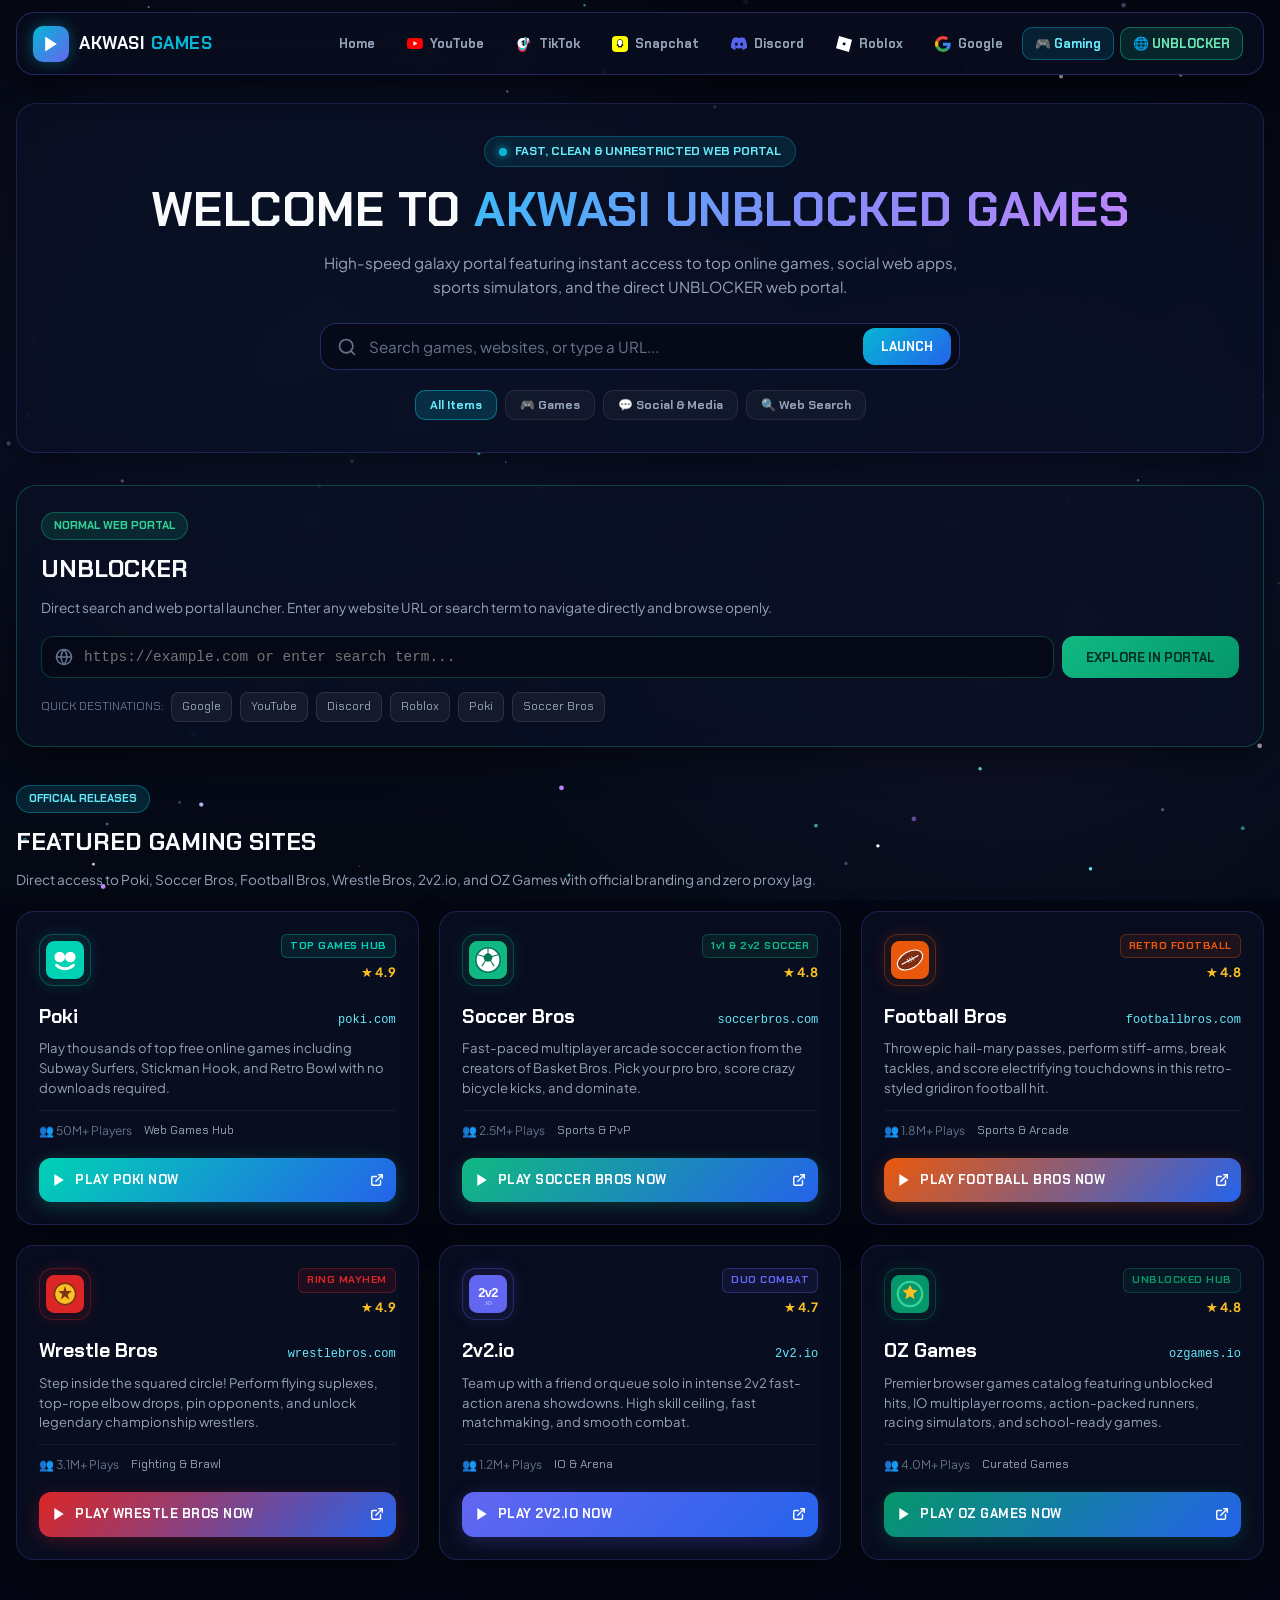
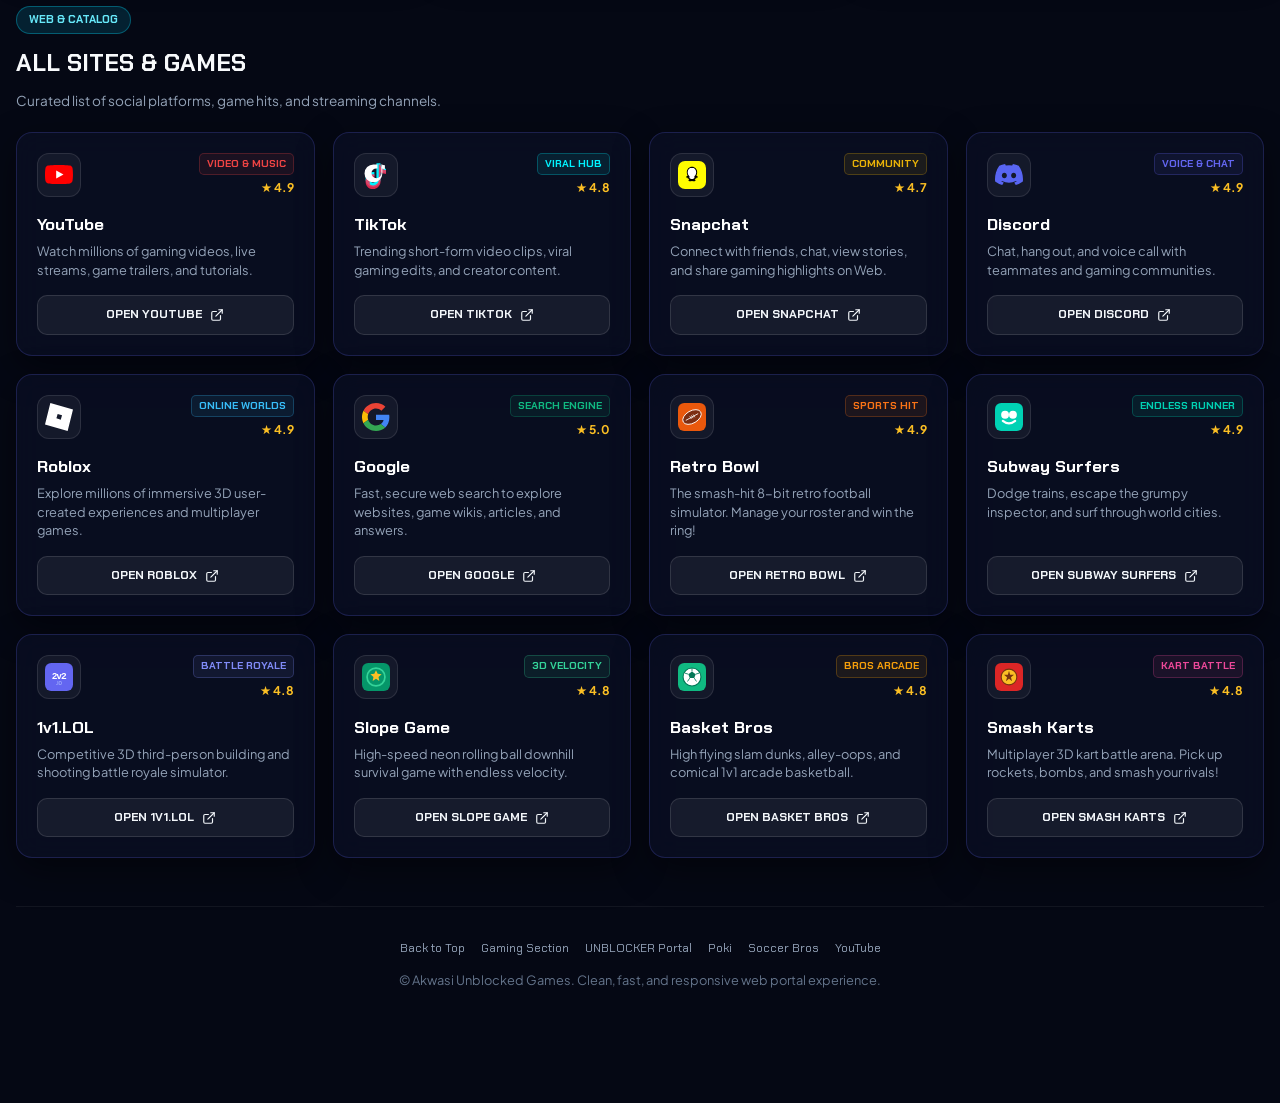
<file: index.html>
<!doctype html>
<html lang="en">
  <head>
    <meta charset="UTF-8" />
    <meta name="viewport" content="width=device-width, initial-scale=1.0" />
    <title>Akwasi Unblocked Games</title>
    <meta name="description" content="Akwasi Unblocked Games - Fast galaxy portal and web games hub featuring YouTube, TikTok, Snapchat, Discord, Roblox, Google, Poki, Soccer Bros, Football Bros, Wrestle Bros, 2v2.io, OZ Games, and UNBLOCKER search portal." />
    <meta property="og:title" content="Akwasi Unblocked Games" />
    <meta property="og:description" content="Akwasi Unblocked Games - Fast galaxy portal and web games hub featuring YouTube, TikTok, Snapchat, Discord, Roblox, Google, Poki, Soccer Bros, Football Bros, Wrestle Bros, 2v2.io, OZ Games, and UNBLOCKER search portal." />
    <meta property="og:type" content="website" />
    <meta name="twitter:card" content="summary_large_image" />
    <link rel="icon" type="image/x-icon" href="./assets/favicon.ico" />
    <link rel="shortcut icon" href="./assets/favicon.ico" />
    <link rel="preconnect" href="https://fonts.googleapis.com">
    <link rel="preconnect" href="https://fonts.gstatic.com" crossorigin>
    <link href="https://fonts.googleapis.com/css2?family=Chakra+Petch:wght@500;600;700;800&family=Orbitron:wght@600;700;800;900&family=Plus+Jakarta+Sans:wght@400;500;600;700;800&display=swap" rel="stylesheet">
    <link rel="stylesheet" href="./css/style.css" />
    <style>
      @keyframes spinLoader {
        to { transform: rotate(360deg); }
      }
      .initial-spinner {
        width: 44px;
        height: 44px;
        border: 3px solid rgba(6, 182, 212, 0.2);
        border-top-color: #06b6d4;
        border-radius: 50%;
        animation: spinLoader 0.9s linear infinite;
      }
      #loading-screen {
        position: fixed;
        inset: 0;
        z-index: 99999;
        display: flex;
        flex-direction: column;
        align-items: center;
        justify-content: center;
        background-color: #050814;
        color: #94a3b8;
        font-family: 'Plus Jakarta Sans', system-ui, sans-serif;
        text-align: center;
        padding: 24px;
        transition: opacity 0.3s ease, visibility 0.3s ease;
      }
    </style>
  </head>
  <body id="top">
    <!-- Fail-safe Loading Screen: auto-dismisses on JS initialization -->
    <div id="loading-screen">
      <div class="initial-spinner" style="margin-bottom: 20px;"></div>
      <h1 style="color: #f8fafc; font-family: 'Chakra Petch', sans-serif; font-size: 24px; font-weight: 800; margin: 0 0 8px 0; letter-spacing: 0.5px;">
        AKWASI UNBLOCKED GAMES
      </h1>
      <p style="font-size: 14px; margin: 0; color: #64748b;">Initializing galaxy portal & gaming catalog...</p>
      <noscript>
        <div style="background: rgba(239, 68, 68, 0.15); border: 1px solid rgba(239, 68, 68, 0.4); border-radius: 8px; padding: 12px 16px; margin-top: 20px; max-width: 380px;">
          <p style="color: #fca5a5; font-size: 13px; margin: 0;">Please enable JavaScript to experience the full interactive games catalog.</p>
        </div>
      </noscript>
    </div>

    <!-- Galaxy Canvas Animation & CSS Fallback -->
    <div class="galaxy-canvas-container">
      <canvas id="galaxy-canvas"></canvas>
    </div>

    <!-- Main Content Container -->
    <div class="app-container">
      <!-- Top Sticky Navigation Bar -->
      <header class="site-header">
        <nav class="nav-bar">
          <a href="#top" class="brand-link" title="Akwasi Unblocked Games Homepage">
            <div class="brand-icon">
              <svg viewBox="0 0 24 24">
                <polygon points="5 3 19 12 5 21 5 3"></polygon>
              </svg>
            </div>
            <span>AKWASI <span class="brand-title-accent">GAMES</span></span>
          </a>

          <!-- Main Desktop Navigation Menu -->
          <div class="nav-menu" id="desktop-menu">
            <button class="nav-btn" data-nav-id="home" type="button">Home</button>
            <button class="nav-btn" data-nav-id="youtube" type="button">
              <img src="./assets/logos/youtube.svg" alt="" class="nav-mini-logo" />
              YouTube
            </button>
            <button class="nav-btn" data-nav-id="tiktok" type="button">
              <img src="./assets/logos/tiktok.svg" alt="" class="nav-mini-logo" />
              TikTok
            </button>
            <button class="nav-btn" data-nav-id="snapchat" type="button">
              <img src="./assets/logos/snapchat.svg" alt="" class="nav-mini-logo" />
              Snapchat
            </button>
            <button class="nav-btn" data-nav-id="discord" type="button">
              <img src="./assets/logos/discord.svg" alt="" class="nav-mini-logo" />
              Discord
            </button>
            <button class="nav-btn" data-nav-id="roblox" type="button">
              <img src="./assets/logos/roblox.svg" alt="" class="nav-mini-logo" />
              Roblox
            </button>
            <button class="nav-btn" data-nav-id="google" type="button">
              <img src="./assets/logos/google.svg" alt="" class="nav-mini-logo" />
              Google
            </button>
            <button class="nav-btn nav-special-gaming" data-nav-id="gaming" type="button">
              🎮 Gaming
            </button>
            <button class="nav-btn nav-special-unblocker" data-nav-id="unblocker" type="button">
              🌐 UNBLOCKER
            </button>
          </div>

          <!-- Mobile Hamburger Toggle -->
          <button class="mobile-toggle" id="mobile-menu-btn" aria-label="Toggle navigation menu" type="button">
            <svg viewBox="0 0 24 24" width="22" height="22" fill="none" stroke="currentColor" stroke-width="2" stroke-linecap="round" stroke-linejoin="round">
              <line x1="3" y1="12" x2="21" y2="12"></line>
              <line x1="3" y1="6" x2="21" y2="6"></line>
              <line x1="3" y1="18" x2="21" y2="18"></line>
            </svg>
          </button>
        </nav>

        <!-- Mobile Drawer Menu -->
        <div class="mobile-drawer" id="mobile-menu-drawer">
          <button class="nav-btn" data-nav-id="home" type="button">Home</button>
          <button class="nav-btn" data-nav-id="youtube" type="button">YouTube</button>
          <button class="nav-btn" data-nav-id="tiktok" type="button">TikTok</button>
          <button class="nav-btn" data-nav-id="snapchat" type="button">Snapchat</button>
          <button class="nav-btn" data-nav-id="discord" type="button">Discord</button>
          <button class="nav-btn" data-nav-id="roblox" type="button">Roblox</button>
          <button class="nav-btn" data-nav-id="google" type="button">Google</button>
          <button class="nav-btn nav-special-gaming" data-nav-id="gaming" type="button">🎮 Gaming Section</button>
          <button class="nav-btn nav-special-unblocker" data-nav-id="unblocker" type="button">🌐 UNBLOCKER Portal</button>
        </div>
      </header>

      <!-- Hero & Omnibar Search -->
      <section class="hero-banner galaxy-glass">
        <div class="hero-tag">
          <span style="display:inline-block; width:8px; height:8px; border-radius:50%; background:#06b6d4; box-shadow:0 0 8px #06b6d4;"></span>
          FAST, CLEAN & UNRESTRICTED WEB PORTAL
        </div>
        <h1 class="hero-title">
          WELCOME TO <span class="gradient-text">AKWASI UNBLOCKED GAMES</span>
        </h1>
        <p class="hero-desc">
          High-speed galaxy portal featuring instant access to top online games, social web apps, sports simulators, and the direct UNBLOCKER web portal.
        </p>

        <!-- Omnibar Search Form -->
        <div class="search-container">
          <form id="search-form" class="search-box">
            <svg class="search-icon" viewBox="0 0 24 24" width="20" height="20" fill="none" stroke="currentColor" stroke-width="2" stroke-linecap="round" stroke-linejoin="round">
              <circle cx="11" cy="11" r="8"></circle>
              <line x1="21" y1="21" x2="16.65" y2="16.65"></line>
            </svg>
            <input
              type="text"
              id="search-input"
              class="search-input"
              placeholder="Search games, websites, or type a URL..."
              autocomplete="off"
              spellcheck="false"
            />
            <button type="button" id="search-clear-btn" class="search-clear-btn" title="Clear search">✕</button>
            <button type="submit" class="search-submit-btn">LAUNCH</button>
          </form>

          <!-- Category Filter Pills -->
          <div class="category-bar">
            <button class="cat-pill active" data-category="all" type="button">All Items</button>
            <button class="cat-pill" data-category="games" type="button">🎮 Games</button>
            <button class="cat-pill" data-category="social" type="button">💬 Social & Media</button>
            <button class="cat-pill" data-category="utility" type="button">🔍 Web Search</button>
          </div>
        </div>
      </section>

      <!-- UNBLOCKER Section (Fast Web Search & Direct URL Portal) -->
      <section id="unblocker-portal" class="unblocker-banner galaxy-glass">
        <span class="section-tag tag-unblocker">NORMAL WEB PORTAL</span>
        <h2 class="section-title">UNBLOCKER</h2>
        <p class="section-subtitle">
          Direct search and web portal launcher. Enter any website URL or search term to navigate directly and browse openly.
        </p>
        <form id="unblocker-portal-form" class="portal-form-row">
          <div class="portal-input-wrap">
            <svg viewBox="0 0 24 24" width="18" height="18" fill="none" stroke="currentColor" stroke-width="2" stroke-linecap="round" stroke-linejoin="round">
              <circle cx="12" cy="12" r="10"></circle>
              <line x1="2" y1="12" x2="22" y2="12"></line>
              <path d="M12 2a15.3 15.3 0 0 1 4 10 15.3 15.3 0 0 1-4 10 15.3 15.3 0 0 1-4-10 15.3 15.3 0 0 1 4-10z"></path>
            </svg>
            <input
              type="text"
              id="portal-url-input"
              class="portal-input"
              placeholder="https://example.com or enter search term..."
              autocomplete="off"
              spellcheck="false"
            />
          </div>
          <button type="submit" class="portal-submit-btn">
            EXPLORE IN PORTAL
          </button>
        </form>

        <div class="quick-chips-row">
          <span class="quick-chip-label">QUICK DESTINATIONS:</span>
          <a href="https://www.google.com" target="_blank" rel="noopener noreferrer" class="quick-chip">Google</a>
          <a href="https://www.youtube.com" target="_blank" rel="noopener noreferrer" class="quick-chip">YouTube</a>
          <a href="https://discord.com" target="_blank" rel="noopener noreferrer" class="quick-chip">Discord</a>
          <a href="https://www.roblox.com" target="_blank" rel="noopener noreferrer" class="quick-chip">Roblox</a>
          <a href="https://poki.com" target="_blank" rel="noopener noreferrer" class="quick-chip">Poki</a>
          <a href="https://soccerbros.com" target="_blank" rel="noopener noreferrer" class="quick-chip">Soccer Bros</a>
        </div>
      </section>

      <!-- Gaming Section (6 Featured Hits with Real Logos & Play Links) -->
      <section id="gaming-section" class="gaming-section">
        <div class="gaming-section-header">
          <span class="section-tag tag-gaming">OFFICIAL RELEASES</span>
          <h2 class="section-title">FEATURED GAMING SITES</h2>
          <p class="section-subtitle">
            Direct access to Poki, Soccer Bros, Football Bros, Wrestle Bros, 2v2.io, and OZ Games with official branding and zero proxy lag.
          </p>
        </div>

        <!-- Rendered dynamically by gaming.js -->
        <div id="gaming-grid" class="gaming-grid"></div>
      </section>

      <!-- Websites & Popular Catalog Grid -->
      <section class="websites-section">
        <div class="gaming-section-header">
          <span class="section-tag tag-gaming">WEB & CATALOG</span>
          <h2 class="section-title">ALL SITES & GAMES</h2>
          <p class="section-subtitle">
            Curated list of social platforms, game hits, and streaming channels.
          </p>
        </div>

        <!-- Rendered dynamically by websites.js -->
        <div id="websites-grid" class="websites-grid"></div>
      </section>

      <!-- Footer -->
      <footer class="site-footer">
        <div class="footer-links">
          <a href="#top" class="footer-link">Back to Top</a>
          <a href="#gaming-section" class="footer-link">Gaming Section</a>
          <a href="#unblocker-portal" class="footer-link">UNBLOCKER Portal</a>
          <a href="https://poki.com" target="_blank" rel="noopener noreferrer" class="footer-link">Poki</a>
          <a href="https://soccerbros.com" target="_blank" rel="noopener noreferrer" class="footer-link">Soccer Bros</a>
          <a href="https://www.youtube.com" target="_blank" rel="noopener noreferrer" class="footer-link">YouTube</a>
        </div>
        <p>© Akwasi Unblocked Games. Clean, fast, and responsive web portal experience.</p>
      </footer>
    </div>

    <!-- Single Clear Module Entry Point -->
    <script type="module" src="./js/main.js"></script>
  </body>
</html>
</file>
<file: css/style.css>
/* ==========================================================================
   Akwasi Unblocked Games - Core Stylesheet
   Full-screen Galaxy Space Theme, Glassmorphism, and Modern Typography
   ========================================================================== */

:root {
  --bg-space: #050814;
  --bg-deep: #03050c;
  --bg-panel: rgba(10, 16, 36, 0.72);
  --border-panel: rgba(99, 102, 241, 0.22);
  --border-panel-hover: rgba(6, 182, 212, 0.5);
  
  --cyan-accent: #06b6d4;
  --cyan-glow: rgba(6, 182, 212, 0.35);
  --emerald-accent: #10b981;
  --indigo-accent: #6366f1;
  --purple-accent: #a855f7;

  --text-primary: #f8fafc;
  --text-secondary: #94a3b8;
  --text-muted: #64748b;

  --font-gaming: 'Chakra Petch', 'Orbitron', system-ui, sans-serif;
  --font-body: 'Plus Jakarta Sans', system-ui, -apple-system, sans-serif;
}

*, *::before, *::after {
  box-sizing: border-box;
  margin: 0;
  padding: 0;
}

html {
  scroll-behavior: smooth;
  color-scheme: dark;
}

body {
  min-height: 100vh;
  background-color: var(--bg-space);
  color: var(--text-primary);
  font-family: var(--font-body);
  line-height: 1.6;
  overflow-x: hidden;
  position: relative;
}

/* Static Galaxy Fallback Background */
.galaxy-canvas-container {
  position: fixed;
  inset: 0;
  width: 100vw;
  height: 100vh;
  pointer-events: none;
  z-index: 0;
  background:
    radial-gradient(ellipse 80% 60% at 20% 20%, rgba(6, 182, 212, 0.12), transparent 70%),
    radial-gradient(ellipse 70% 50% at 80% 75%, rgba(168, 85, 247, 0.1), transparent 65%),
    radial-gradient(circle at 50% 50%, rgba(99, 102, 241, 0.08), transparent 80%),
    linear-gradient(180deg, #040711 0%, #070c1e 50%, #040713 100%);
}

#galaxy-canvas {
  position: absolute;
  inset: 0;
  width: 100%;
  height: 100%;
}

/* Layout Wrap */
.app-container {
  position: relative;
  z-index: 10;
  max-width: 1360px;
  margin: 0 auto;
  padding: 0 16px 80px;
}

/* Glass Panels */
.galaxy-glass {
  background: var(--bg-panel);
  backdrop-filter: blur(14px);
  -webkit-backdrop-filter: blur(14px);
  border: 1px solid var(--border-panel);
  border-radius: 20px;
  box-shadow: 0 12px 36px rgba(0, 0, 0, 0.45);
  position: relative;
  overflow: hidden;
  transition: border-color 0.25s ease, box-shadow 0.25s ease, transform 0.25s ease;
}

.galaxy-glass:hover {
  border-color: var(--border-panel-hover);
  box-shadow: 0 16px 44px rgba(6, 182, 212, 0.18), 0 0 20px rgba(99, 102, 241, 0.12);
}

/* ==========================================================================
   Header & Navigation
   ========================================================================== */
.site-header {
  position: sticky;
  top: 12px;
  z-index: 100;
  margin: 12px 0 28px;
}

.nav-bar {
  display: flex;
  align-items: center;
  justify-content: space-between;
  padding: 10px 16px;
  background: rgba(8, 13, 30, 0.88);
  backdrop-filter: blur(16px);
  border: 1px solid rgba(99, 102, 241, 0.3);
  border-radius: 18px;
  box-shadow: 0 8px 30px rgba(0, 0, 0, 0.6);
  gap: 12px;
}

.brand-link {
  display: flex;
  align-items: center;
  gap: 10px;
  text-decoration: none;
  color: inherit;
  font-family: var(--font-gaming);
  font-weight: 800;
  font-size: 1.1rem;
  letter-spacing: 0.5px;
  white-space: nowrap;
}

.brand-icon {
  width: 36px;
  height: 36px;
  border-radius: 10px;
  background: linear-gradient(135deg, #06b6d4, #6366f1);
  display: flex;
  align-items: center;
  justify-content: center;
  box-shadow: 0 0 14px rgba(6, 182, 212, 0.4);
}

.brand-icon svg {
  width: 20px;
  height: 20px;
  fill: #ffffff;
}

.brand-title-accent {
  color: var(--cyan-accent);
}

/* Menu Links */
.nav-menu {
  display: flex;
  align-items: center;
  gap: 6px;
  overflow-x: auto;
  scrollbar-width: none;
  padding: 4px;
}

.nav-menu::-webkit-scrollbar {
  display: none;
}

.nav-btn {
  display: inline-flex;
  align-items: center;
  gap: 7px;
  padding: 7px 12px;
  border-radius: 10px;
  border: 1px solid transparent;
  background: transparent;
  color: var(--text-secondary);
  font-family: var(--font-gaming);
  font-size: 0.8rem;
  font-weight: 700;
  text-decoration: none;
  cursor: pointer;
  transition: all 0.2s ease;
  white-space: nowrap;
}

.nav-btn:hover {
  background: rgba(255, 255, 255, 0.08);
  color: #ffffff;
  border-color: rgba(6, 182, 212, 0.3);
}

.nav-btn.nav-special-gaming {
  background: rgba(6, 182, 212, 0.12);
  color: #67e8f9;
  border-color: rgba(6, 182, 212, 0.4);
}

.nav-btn.nav-special-gaming:hover {
  background: rgba(6, 182, 212, 0.25);
  box-shadow: 0 0 14px rgba(6, 182, 212, 0.3);
}

.nav-btn.nav-special-unblocker {
  background: rgba(16, 185, 129, 0.15);
  color: #6ee7b7;
  border-color: rgba(16, 185, 129, 0.5);
}

.nav-btn.nav-special-unblocker:hover {
  background: rgba(16, 185, 129, 0.25);
  box-shadow: 0 0 14px rgba(16, 185, 129, 0.35);
}

.nav-mini-logo {
  width: 16px;
  height: 16px;
  object-fit: contain;
}

/* Mobile Toggle */
.mobile-toggle {
  display: none;
  background: transparent;
  border: 1px solid var(--border-panel);
  border-radius: 8px;
  padding: 6px;
  color: #ffffff;
  cursor: pointer;
}

.mobile-drawer {
  display: none;
  position: absolute;
  top: 100%;
  left: 0;
  right: 0;
  margin-top: 8px;
  padding: 16px;
  background: rgba(8, 13, 30, 0.96);
  backdrop-filter: blur(20px);
  border: 1px solid var(--border-panel);
  border-radius: 16px;
  flex-direction: column;
  gap: 8px;
}

.mobile-drawer.open {
  display: flex;
}

/* ==========================================================================
   Hero & Search Section
   ========================================================================== */
.hero-banner {
  padding: 32px 24px;
  margin-bottom: 32px;
  text-align: center;
}

.hero-tag {
  display: inline-flex;
  align-items: center;
  gap: 8px;
  padding: 5px 14px;
  border-radius: 9999px;
  background: rgba(6, 182, 212, 0.12);
  border: 1px solid rgba(6, 182, 212, 0.3);
  color: #67e8f9;
  font-family: var(--font-gaming);
  font-size: 0.75rem;
  font-weight: 700;
  margin-bottom: 14px;
}

.hero-title {
  font-family: var(--font-gaming);
  font-size: clamp(1.8rem, 4vw, 3rem);
  font-weight: 800;
  letter-spacing: 0.5px;
  margin-bottom: 12px;
  line-height: 1.2;
}

.gradient-text {
  background: linear-gradient(135deg, #38bdf8, #818cf8, #c084fc);
  -webkit-background-clip: text;
  -webkit-text-fill-color: transparent;
}

.hero-desc {
  max-width: 680px;
  margin: 0 auto 24px;
  color: var(--text-secondary);
  font-size: 0.95rem;
}

/* Omnibar Search */
.search-container {
  max-width: 640px;
  margin: 0 auto;
  position: relative;
}

.search-box {
  display: flex;
  align-items: center;
  background: rgba(6, 11, 24, 0.85);
  border: 1.5px solid rgba(99, 102, 241, 0.35);
  border-radius: 16px;
  padding: 4px 8px 4px 16px;
  transition: border-color 0.2s, box-shadow 0.2s;
}

.search-box:focus-within {
  border-color: var(--cyan-accent);
  box-shadow: 0 0 20px rgba(6, 182, 212, 0.25);
}

.search-icon {
  color: var(--text-muted);
  margin-right: 12px;
  flex-shrink: 0;
}

.search-input {
  flex: 1;
  background: transparent;
  border: none;
  outline: none;
  color: #ffffff;
  font-family: var(--font-body);
  font-size: 0.95rem;
}

.search-input::placeholder {
  color: var(--text-muted);
}

.search-clear-btn {
  background: transparent;
  border: none;
  color: var(--text-muted);
  padding: 6px;
  cursor: pointer;
  display: none;
}

.search-submit-btn {
  background: linear-gradient(135deg, #06b6d4, #2563eb);
  border: none;
  color: #ffffff;
  padding: 10px 18px;
  border-radius: 12px;
  font-family: var(--font-gaming);
  font-size: 0.8rem;
  font-weight: 700;
  cursor: pointer;
  transition: opacity 0.2s, transform 0.2s;
}

.search-submit-btn:hover {
  opacity: 0.95;
  transform: scale(1.02);
}

/* Category Filter Pills */
.category-bar {
  display: flex;
  justify-content: center;
  flex-wrap: wrap;
  gap: 8px;
  margin-top: 20px;
}

.cat-pill {
  padding: 6px 14px;
  border-radius: 10px;
  background: rgba(255, 255, 255, 0.04);
  border: 1px solid rgba(255, 255, 255, 0.08);
  color: var(--text-secondary);
  font-family: var(--font-gaming);
  font-size: 0.75rem;
  font-weight: 700;
  cursor: pointer;
  transition: all 0.2s;
}

.cat-pill:hover, .cat-pill.active {
  background: rgba(6, 182, 212, 0.18);
  border-color: rgba(6, 182, 212, 0.5);
  color: #67e8f9;
}

/* ==========================================================================
   UNBLOCKER Section (Normal Web Search & URL Portal)
   ========================================================================== */
.unblocker-banner {
  padding: 24px;
  margin-bottom: 36px;
  border-color: rgba(16, 185, 129, 0.3);
}

.section-tag {
  display: inline-flex;
  align-items: center;
  gap: 6px;
  padding: 4px 12px;
  border-radius: 9999px;
  font-family: var(--font-gaming);
  font-size: 0.7rem;
  font-weight: 700;
  margin-bottom: 10px;
}

.section-tag.tag-unblocker {
  background: rgba(16, 185, 129, 0.15);
  border: 1px solid rgba(16, 185, 129, 0.4);
  color: #34d399;
}

.section-title {
  font-family: var(--font-gaming);
  font-size: 1.5rem;
  font-weight: 800;
  margin-bottom: 8px;
}

.section-subtitle {
  color: var(--text-secondary);
  font-size: 0.85rem;
  margin-bottom: 18px;
}

.portal-form-row {
  display: flex;
  gap: 8px;
}

.portal-input-wrap {
  flex: 1;
  position: relative;
  display: flex;
  align-items: center;
}

.portal-input-wrap svg {
  position: absolute;
  left: 14px;
  color: var(--text-muted);
}

.portal-input {
  width: 100%;
  padding: 12px 14px 12px 42px;
  background: #040817;
  border: 1px solid rgba(16, 185, 129, 0.3);
  border-radius: 12px;
  color: #ffffff;
  font-family: monospace;
  font-size: 0.9rem;
  outline: none;
}

.portal-input:focus {
  border-color: #10b981;
  box-shadow: 0 0 16px rgba(16, 185, 129, 0.25);
}

.portal-submit-btn {
  padding: 12px 24px;
  background: linear-gradient(135deg, #10b981, #059669);
  border: none;
  border-radius: 12px;
  color: #022c22;
  font-family: var(--font-gaming);
  font-size: 0.8rem;
  font-weight: 800;
  cursor: pointer;
  white-space: nowrap;
  transition: transform 0.2s, box-shadow 0.2s;
}

.portal-submit-btn:hover {
  transform: scale(1.02);
  box-shadow: 0 0 20px rgba(16, 185, 129, 0.4);
}

/* Quick launch tags */
.quick-chips-row {
  display: flex;
  flex-wrap: wrap;
  align-items: center;
  gap: 8px;
  margin-top: 14px;
  font-size: 0.75rem;
}

.quick-chip-label {
  color: var(--text-muted);
  font-family: var(--font-gaming);
}

.quick-chip {
  padding: 4px 10px;
  background: rgba(255, 255, 255, 0.05);
  border: 1px solid rgba(255, 255, 255, 0.1);
  border-radius: 8px;
  color: var(--text-secondary);
  text-decoration: none;
  font-family: var(--font-gaming);
  display: inline-flex;
  align-items: center;
  gap: 5px;
  cursor: pointer;
  transition: all 0.2s;
}

.quick-chip:hover {
  background: rgba(6, 182, 212, 0.15);
  border-color: rgba(6, 182, 212, 0.4);
  color: #ffffff;
}

/* ==========================================================================
   Gaming Section (6 Featured Hits)
   ========================================================================== */
.gaming-section {
  margin-bottom: 44px;
}

.gaming-section-header {
  margin-bottom: 20px;
}

.section-tag.tag-gaming {
  background: rgba(6, 182, 212, 0.15);
  border: 1px solid rgba(6, 182, 212, 0.4);
  color: #67e8f9;
}

.gaming-grid {
  display: grid;
  grid-template-columns: repeat(auto-fill, minmax(360px, 1fr));
  gap: 20px;
}

.gaming-card {
  padding: 22px;
  display: flex;
  flex-direction: column;
  justify-content: space-between;
  border-radius: 18px;
  position: relative;
}

.gaming-card-header {
  display: flex;
  align-items: flex-start;
  justify-content: space-between;
  margin-bottom: 16px;
}

.gaming-logo-box {
  width: 52px;
  height: 52px;
  border-radius: 14px;
  border: 1.5px solid;
  display: flex;
  align-items: center;
  justify-content: center;
  padding: 6px;
}

.gaming-logo-img {
  width: 100%;
  height: 100%;
  object-fit: contain;
}

.gaming-logo-fallback {
  font-family: var(--font-gaming);
  font-size: 1.2rem;
  font-weight: 800;
}

.gaming-header-meta {
  display: flex;
  flex-direction: column;
  align-items: flex-end;
  gap: 4px;
}

.gaming-badge {
  font-family: var(--font-gaming);
  font-size: 0.65rem;
  font-weight: 800;
  padding: 3px 8px;
  border-radius: 6px;
  border: 1px solid;
  letter-spacing: 0.5px;
}

.gaming-rating {
  color: #fbbf24;
  font-size: 0.8rem;
  font-weight: 700;
}

.gaming-card-body {
  flex: 1;
  margin-bottom: 18px;
}

.gaming-title-row {
  display: flex;
  align-items: baseline;
  justify-content: space-between;
  margin-bottom: 6px;
}

.gaming-title {
  font-family: var(--font-gaming);
  font-size: 1.2rem;
  font-weight: 800;
  color: #ffffff;
}

.gaming-domain {
  font-family: monospace;
  font-size: 0.75rem;
  color: #67e8f9;
}

.gaming-desc {
  color: var(--text-secondary);
  font-size: 0.82rem;
  line-height: 1.5;
  margin-bottom: 12px;
}

.gaming-stats-row {
  display: flex;
  align-items: center;
  gap: 12px;
  font-size: 0.75rem;
  color: var(--text-muted);
  border-top: 1px solid rgba(255, 255, 255, 0.06);
  padding-top: 10px;
}

.gaming-genre {
  color: var(--text-secondary);
  font-family: var(--font-gaming);
}

.play-game-btn {
  display: flex;
  align-items: center;
  justify-content: center;
  gap: 8px;
  width: 100%;
  padding: 12px;
  border-radius: 12px;
  color: #ffffff;
  font-family: var(--font-gaming);
  font-size: 0.8rem;
  font-weight: 800;
  text-decoration: none;
  letter-spacing: 0.5px;
  transition: transform 0.2s, filter 0.2s;
}

.play-game-btn:hover {
  transform: translateY(-2px);
  filter: brightness(1.1);
}

/* ==========================================================================
   Websites & Games Grid Section
   ========================================================================== */
.websites-section {
  margin-bottom: 48px;
}

.websites-grid {
  display: grid;
  grid-template-columns: repeat(auto-fill, minmax(290px, 1fr));
  gap: 18px;
}

.web-card {
  padding: 20px;
  display: flex;
  flex-direction: column;
  justify-content: space-between;
  border-radius: 16px;
}

.web-card-top {
  display: flex;
  align-items: flex-start;
  justify-content: space-between;
  margin-bottom: 14px;
}

.web-logo-wrap {
  width: 44px;
  height: 44px;
  border-radius: 12px;
  background: rgba(255, 255, 255, 0.05);
  border: 1px solid rgba(255, 255, 255, 0.1);
  display: flex;
  align-items: center;
  justify-content: center;
  padding: 7px;
}

.web-logo-img {
  width: 100%;
  height: 100%;
  object-fit: contain;
}

.web-logo-fallback {
  width: 100%;
  height: 100%;
  display: flex;
  align-items: center;
  justify-content: center;
  font-family: var(--font-gaming);
  font-size: 1rem;
  font-weight: 800;
  border-radius: 8px;
}

.web-meta {
  display: flex;
  flex-direction: column;
  align-items: flex-end;
  gap: 3px;
}

.web-badge {
  font-family: var(--font-gaming);
  font-size: 0.65rem;
  font-weight: 700;
  padding: 2px 7px;
  border-radius: 5px;
  border: 1px solid;
}

.web-rating {
  color: #fbbf24;
  font-size: 0.75rem;
  font-weight: 700;
}

.web-info {
  flex: 1;
  margin-bottom: 16px;
}

.web-name {
  font-family: var(--font-gaming);
  font-size: 1.05rem;
  font-weight: 800;
  margin-bottom: 4px;
  color: #ffffff;
}

.web-desc {
  color: var(--text-secondary);
  font-size: 0.8rem;
  line-height: 1.45;
}

.launch-btn {
  display: flex;
  align-items: center;
  justify-content: center;
  gap: 8px;
  width: 100%;
  padding: 9px;
  border-radius: 10px;
  background: rgba(255, 255, 255, 0.06);
  border: 1px solid rgba(255, 255, 255, 0.12);
  color: #f1f5f9;
  font-family: var(--font-gaming);
  font-size: 0.75rem;
  font-weight: 700;
  text-decoration: none;
  transition: all 0.2s;
}

.launch-btn:hover {
  background: rgba(6, 182, 212, 0.2);
  border-color: rgba(6, 182, 212, 0.5);
  color: #67e8f9;
}

/* Empty State */
.empty-state-box {
  grid-column: 1 / -1;
  padding: 48px 24px;
  text-align: center;
  background: rgba(8, 13, 30, 0.6);
  border: 1px dashed var(--border-panel);
  border-radius: 16px;
}

.empty-state-title {
  font-family: var(--font-gaming);
  font-size: 1.1rem;
  font-weight: 700;
  color: #ffffff;
  margin-bottom: 6px;
}

.empty-state-desc {
  color: var(--text-muted);
  font-size: 0.85rem;
}

/* ==========================================================================
   Footer
   ========================================================================== */
.site-footer {
  text-align: center;
  padding: 32px 16px;
  border-top: 1px solid rgba(255, 255, 255, 0.06);
  color: var(--text-muted);
  font-size: 0.8rem;
}

.footer-links {
  display: flex;
  justify-content: center;
  flex-wrap: wrap;
  gap: 16px;
  margin-bottom: 12px;
}

.footer-link {
  color: var(--text-secondary);
  text-decoration: none;
  font-family: var(--font-gaming);
  font-size: 0.75rem;
  transition: color 0.2s;
}

.footer-link:hover {
  color: var(--cyan-accent);
}

/* ==========================================================================
   Responsive Breakpoints
   ========================================================================== */
@media (max-width: 900px) {
  .nav-menu {
    display: none;
  }
  .mobile-toggle {
    display: block;
  }
  .gaming-grid {
    grid-template-columns: 1fr;
  }
}

@media (max-width: 640px) {
  .app-container {
    padding: 0 12px 60px;
  }
  .hero-banner {
    padding: 24px 16px;
  }
  .portal-form-row {
    flex-direction: column;
  }
  .portal-submit-btn {
    width: 100%;
  }
  .websites-grid {
    grid-template-columns: 1fr;
  }
}
</file>
